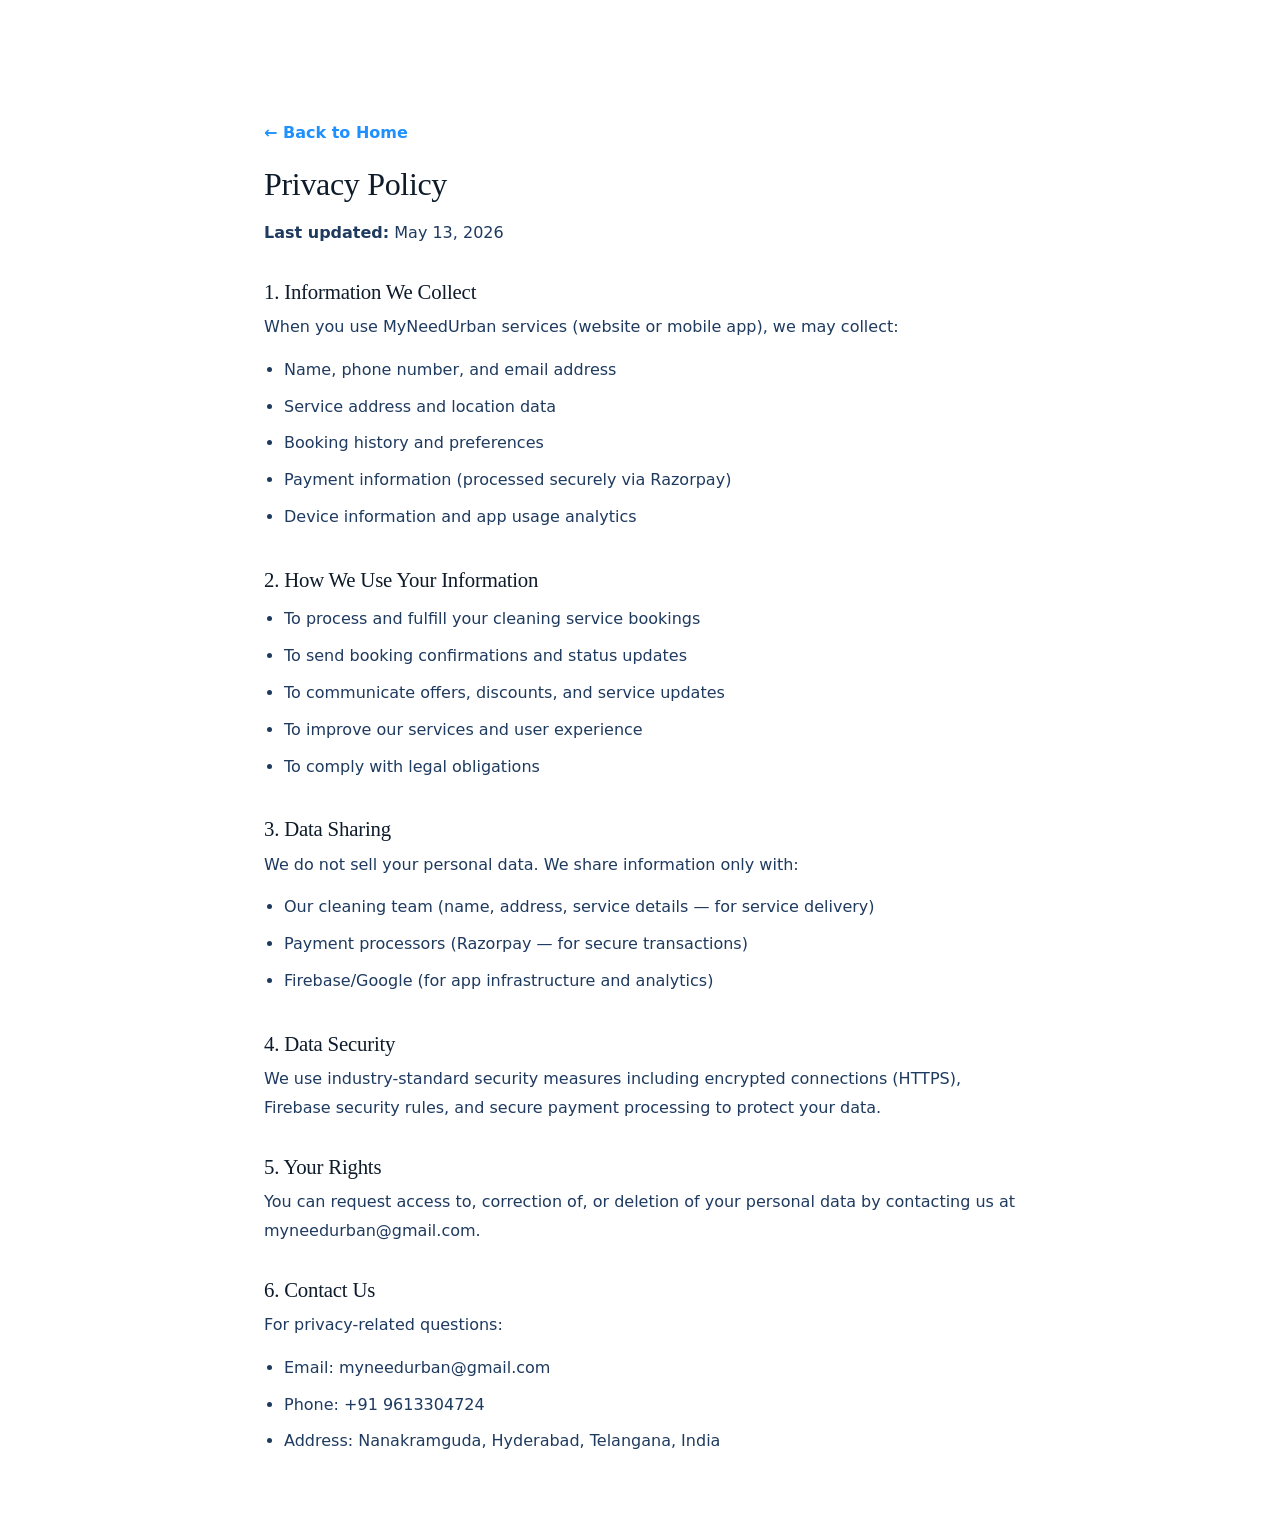
<file: pages/privacy.html>
<!DOCTYPE html>
<html lang="en">
<head>
  <meta charset="UTF-8" />
  <!-- Security: only scripts from this site, Firebase (gstatic) and Google reCAPTCHA may run. Injected script tags and inline event handlers are blocked. See SECURITY.md. -->
  <meta http-equiv="Content-Security-Policy" content="default-src 'self'; script-src 'self' https://www.gstatic.com https://www.google.com/recaptcha/; style-src 'self' 'unsafe-inline' https://fonts.googleapis.com https://cdnjs.cloudflare.com; font-src 'self' data: https://fonts.gstatic.com https://cdnjs.cloudflare.com; img-src 'self' data: blob: https:; connect-src 'self' https://*.googleapis.com https://www.google.com https://www.gstatic.com; frame-src https://www.google.com https://recaptcha.google.com https://myneedurban-ec1c9.firebaseapp.com; worker-src 'self'; manifest-src 'self'; media-src 'self'; object-src 'none'; base-uri 'self'; form-action 'self'; upgrade-insecure-requests" />
  <meta name="referrer" content="strict-origin-when-cross-origin" />
  <meta name="viewport" content="width=device-width, initial-scale=1.0" />
  <title>Privacy Policy — MyNeedUrban Cleaning Services</title>
  <link rel="icon" type="image/png" href="../assets/favicon/MyNeedUrban_favicon_v3.png" />
  <link rel="preconnect" href="https://fonts.googleapis.com" />
  <link rel="preconnect" href="https://fonts.gstatic.com" crossorigin />
  <link href="https://fonts.googleapis.com/css2?family=Plus+Jakarta+Sans:wght@400;500;600;700;800&display=swap" rel="stylesheet" />
  <link rel="stylesheet" href="../css/style.css" />
  <style>
    .legal-page { max-width: 800px; margin: 0 auto; padding: 120px 24px 80px; }
    .legal-page h1 { font-size: 2rem; margin-bottom: 1rem; }
    .legal-page h2 { font-size: 1.3rem; margin-top: 2rem; }
    .legal-page p, .legal-page li { color: var(--ink-700); line-height: 1.8; }
    .legal-page ul { padding-left: 20px; list-style: disc; }
    .legal-page ul li { padding: 4px 0; }
    .back-link { display: inline-block; margin-bottom: 20px; color: var(--blue-500); font-weight: 600; }
  </style>
</head>
<body>
  <div class="legal-page">
    <a href="../index.html" class="back-link">&larr; Back to Home</a>
    <h1>Privacy Policy</h1>
    <p><strong>Last updated:</strong> May 13, 2026</p>

    <h2>1. Information We Collect</h2>
    <p>When you use MyNeedUrban services (website or mobile app), we may collect:</p>
    <ul>
      <li>Name, phone number, and email address</li>
      <li>Service address and location data</li>
      <li>Booking history and preferences</li>
      <li>Payment information (processed securely via Razorpay)</li>
      <li>Device information and app usage analytics</li>
    </ul>

    <h2>2. How We Use Your Information</h2>
    <ul>
      <li>To process and fulfill your cleaning service bookings</li>
      <li>To send booking confirmations and status updates</li>
      <li>To communicate offers, discounts, and service updates</li>
      <li>To improve our services and user experience</li>
      <li>To comply with legal obligations</li>
    </ul>

    <h2>3. Data Sharing</h2>
    <p>We do not sell your personal data. We share information only with:</p>
    <ul>
      <li>Our cleaning team (name, address, service details — for service delivery)</li>
      <li>Payment processors (Razorpay — for secure transactions)</li>
      <li>Firebase/Google (for app infrastructure and analytics)</li>
    </ul>

    <h2>4. Data Security</h2>
    <p>We use industry-standard security measures including encrypted connections (HTTPS), Firebase security rules, and secure payment processing to protect your data.</p>

    <h2>5. Your Rights</h2>
    <p>You can request access to, correction of, or deletion of your personal data by contacting us at <a href="mailto:myneedurban@gmail.com">myneedurban@gmail.com</a>.</p>

    <h2>6. Contact Us</h2>
    <p>For privacy-related questions:</p>
    <ul>
      <li>Email: <a href="mailto:myneedurban@gmail.com">myneedurban@gmail.com</a></li>
      <li>Phone: <a href="tel:+919613304724">+91 9613304724</a></li>
      <li>Address: Nanakramguda, Hyderabad, Telangana, India</li>
    </ul>
  </div>
</body>
</html>
</file>
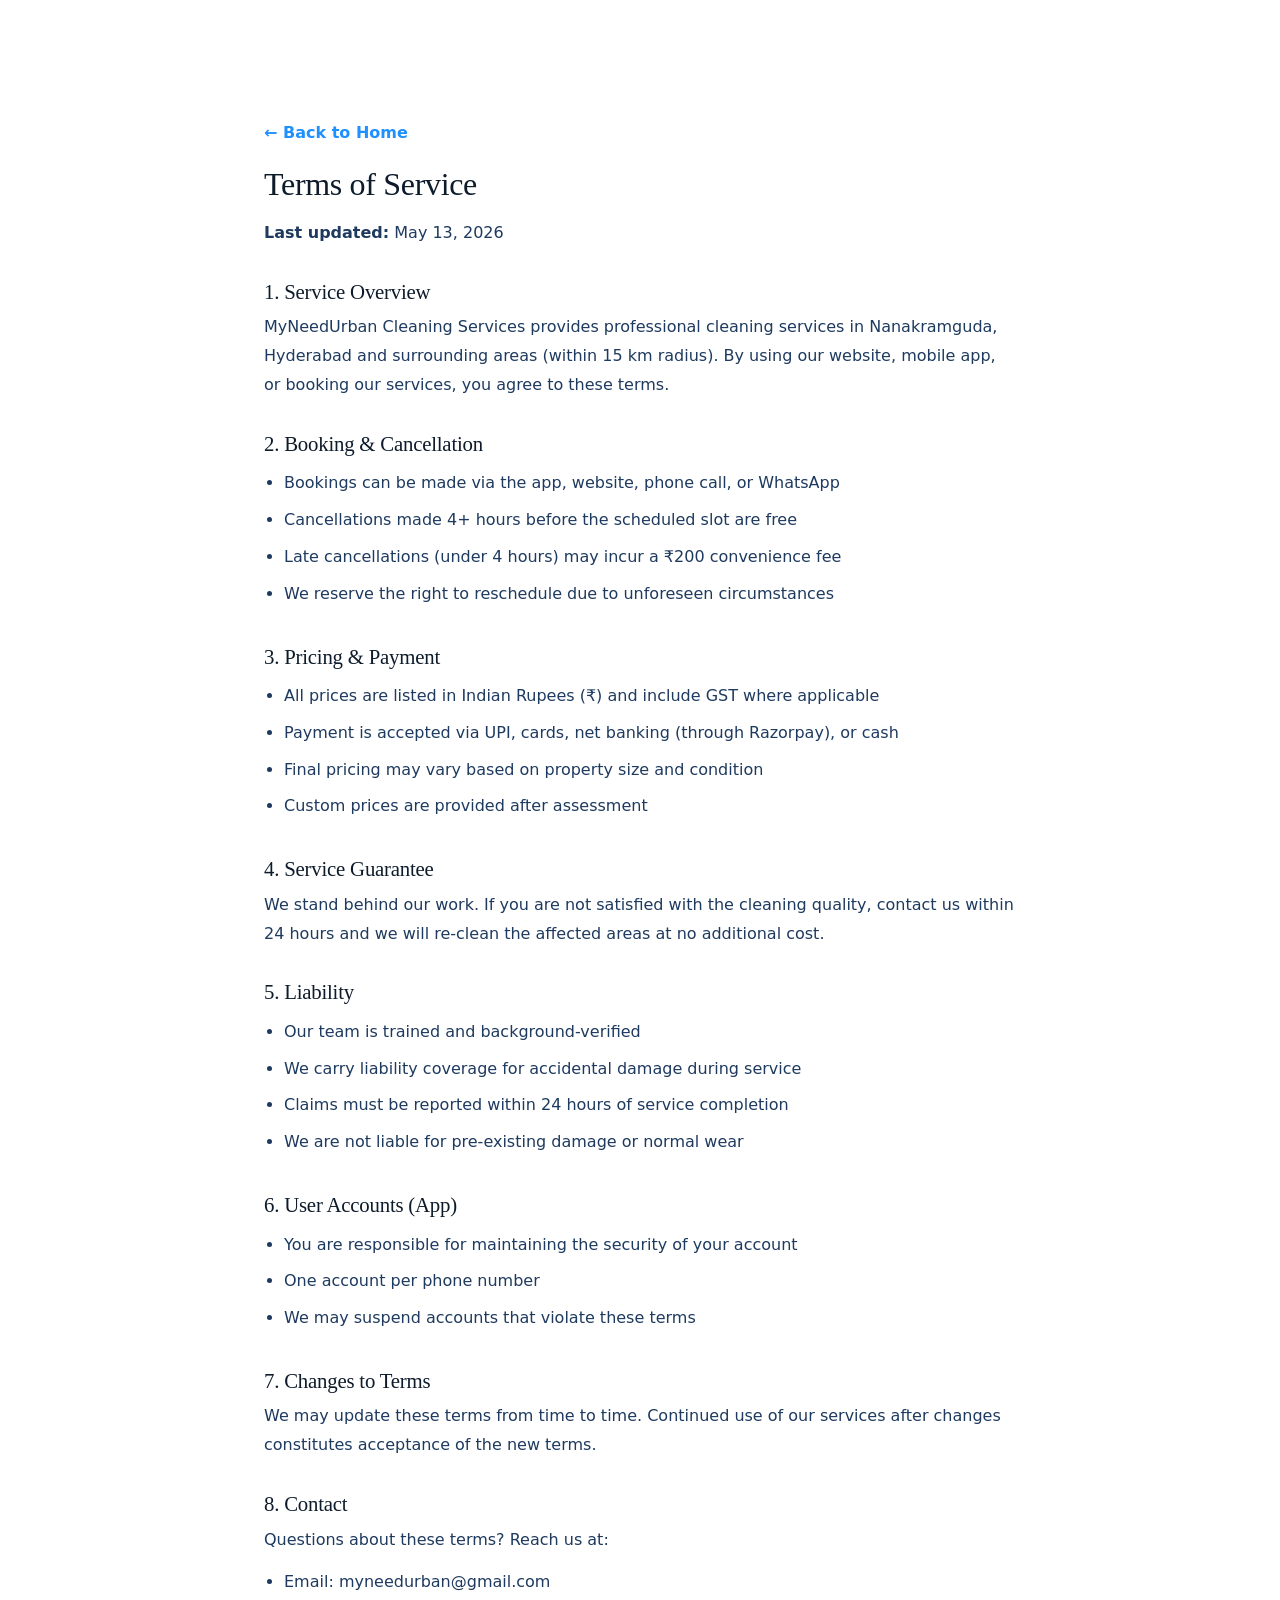
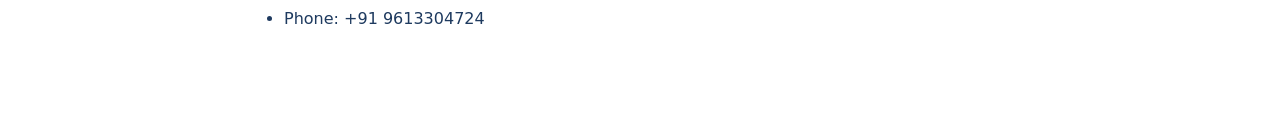
<file: pages/terms.html>
<!DOCTYPE html>
<html lang="en">
<head>
  <meta charset="UTF-8" />
  <!-- Security: only scripts from this site, Firebase (gstatic) and Google reCAPTCHA may run. Injected script tags and inline event handlers are blocked. See SECURITY.md. -->
  <meta http-equiv="Content-Security-Policy" content="default-src 'self'; script-src 'self' https://www.gstatic.com https://www.google.com/recaptcha/; style-src 'self' 'unsafe-inline' https://fonts.googleapis.com https://cdnjs.cloudflare.com; font-src 'self' data: https://fonts.gstatic.com https://cdnjs.cloudflare.com; img-src 'self' data: blob: https:; connect-src 'self' https://*.googleapis.com https://www.google.com https://www.gstatic.com; frame-src https://www.google.com https://recaptcha.google.com https://myneedurban-ec1c9.firebaseapp.com; worker-src 'self'; manifest-src 'self'; media-src 'self'; object-src 'none'; base-uri 'self'; form-action 'self'; upgrade-insecure-requests" />
  <meta name="referrer" content="strict-origin-when-cross-origin" />
  <meta name="viewport" content="width=device-width, initial-scale=1.0" />
  <title>Terms of Service — MyNeedUrban Cleaning Services</title>
  <link rel="icon" type="image/png" href="../assets/favicon/MyNeedUrban_favicon_v3.png" />
  <link rel="preconnect" href="https://fonts.googleapis.com" />
  <link rel="preconnect" href="https://fonts.gstatic.com" crossorigin />
  <link href="https://fonts.googleapis.com/css2?family=Plus+Jakarta+Sans:wght@400;500;600;700;800&display=swap" rel="stylesheet" />
  <link rel="stylesheet" href="../css/style.css" />
  <style>
    .legal-page { max-width: 800px; margin: 0 auto; padding: 120px 24px 80px; }
    .legal-page h1 { font-size: 2rem; margin-bottom: 1rem; }
    .legal-page h2 { font-size: 1.3rem; margin-top: 2rem; }
    .legal-page p, .legal-page li { color: var(--ink-700); line-height: 1.8; }
    .legal-page ul { padding-left: 20px; list-style: disc; }
    .legal-page ul li { padding: 4px 0; }
    .back-link { display: inline-block; margin-bottom: 20px; color: var(--blue-500); font-weight: 600; }
  </style>
</head>
<body>
  <div class="legal-page">
    <a href="../index.html" class="back-link">&larr; Back to Home</a>
    <h1>Terms of Service</h1>
    <p><strong>Last updated:</strong> May 13, 2026</p>

    <h2>1. Service Overview</h2>
    <p>MyNeedUrban Cleaning Services provides professional cleaning services in Nanakramguda, Hyderabad and surrounding areas (within 15 km radius). By using our website, mobile app, or booking our services, you agree to these terms.</p>

    <h2>2. Booking & Cancellation</h2>
    <ul>
      <li>Bookings can be made via the app, website, phone call, or WhatsApp</li>
      <li>Cancellations made 4+ hours before the scheduled slot are free</li>
      <li>Late cancellations (under 4 hours) may incur a ₹200 convenience fee</li>
      <li>We reserve the right to reschedule due to unforeseen circumstances</li>
    </ul>

    <h2>3. Pricing & Payment</h2>
    <ul>
      <li>All prices are listed in Indian Rupees (₹) and include GST where applicable</li>
      <li>Payment is accepted via UPI, cards, net banking (through Razorpay), or cash</li>
      <li>Final pricing may vary based on property size and condition</li>
      <li>Custom prices are provided after assessment</li>
    </ul>

    <h2>4. Service Guarantee</h2>
    <p>We stand behind our work. If you are not satisfied with the cleaning quality, contact us within 24 hours and we will re-clean the affected areas at no additional cost.</p>

    <h2>5. Liability</h2>
    <ul>
      <li>Our team is trained and background-verified</li>
      <li>We carry liability coverage for accidental damage during service</li>
      <li>Claims must be reported within 24 hours of service completion</li>
      <li>We are not liable for pre-existing damage or normal wear</li>
    </ul>

    <h2>6. User Accounts (App)</h2>
    <ul>
      <li>You are responsible for maintaining the security of your account</li>
      <li>One account per phone number</li>
      <li>We may suspend accounts that violate these terms</li>
    </ul>

    <h2>7. Changes to Terms</h2>
    <p>We may update these terms from time to time. Continued use of our services after changes constitutes acceptance of the new terms.</p>

    <h2>8. Contact</h2>
    <p>Questions about these terms? Reach us at:</p>
    <ul>
      <li>Email: <a href="mailto:myneedurban@gmail.com">myneedurban@gmail.com</a></li>
      <li>Phone: <a href="tel:+919613304724">+91 9613304724</a></li>
    </ul>
  </div>
</body>
</html>
</file>
<file: css/style.css>
/* ===========================
   MyNeedUrban — style.css
   Brand theme: Navy · Electric Blue · Orange
   =========================== */

:root {
  /* ── Brand palette (from logo) ── */
  --navy-950:  #0a1120;   /* deepest bg */
  --navy-900:  #0d1b2a;   /* header / footer bg */
  --navy-800:  #112236;   /* card bg dark */
  --navy-700:  #1a3048;   /* borders dark */
  --blue-600:  #1565c0;   /* deep blue */
  --blue-500:  #1e90ff;   /* primary blue */
  --blue-400:  #38b6ff;   /* lighter blue */
  --blue-100:  #dbeeff;   /* blue tint bg */
  --orange-600:#e05a00;   /* deep orange */
  --orange-500:#f97316;   /* primary orange */
  --orange-400:#fb923c;   /* lighter orange */
  --orange-100:#fff0e0;   /* orange tint bg */

  /* ── Neutrals ── */
  --ink-900:   #0d1b2a;
  --ink-700:   #1e3a5f;
  --muted:     #64748b;
  --line:      #e2e8f0;
  --surface:   #f4f8ff;   /* light page bg with blue tint */
  --white:     #ffffff;

  /* ── Gradients ── */
  --grad-primary:  linear-gradient(135deg, #1e90ff 0%, #38b6ff 50%, #f97316 100%);
  --grad-blue:     linear-gradient(135deg, #1565c0 0%, #1e90ff 100%);
  --grad-orange:   linear-gradient(135deg, #e05a00 0%, #f97316 100%);
  --grad-hero:     linear-gradient(160deg, #0a1120 0%, #0d1b2a 60%, #112236 100%);
  --grad-soft:     linear-gradient(180deg, #f4f8ff 0%, #eef4ff 100%);

  /* ── Shadows ── */
  --shadow-sm: 0 6px 16px rgba(13, 27, 42, 0.08);
  --shadow-md: 0 16px 40px rgba(13, 27, 42, 0.12);
  --shadow-lg: 0 30px 70px rgba(30, 144, 255, 0.18);
  --shadow-orange: 0 12px 30px rgba(249, 115, 22, 0.35);

  /* ── Radii ── */
  --radius-sm: 12px;
  --radius-md: 18px;
  --radius-lg: 26px;
}

* { box-sizing: border-box; }
html { scroll-behavior: smooth; }
body {
  margin: 0;
  font-family: 'Plus Jakarta Sans', system-ui, -apple-system, sans-serif;
  color: var(--ink-900);
  background: var(--white);
  line-height: 1.65;
  -webkit-font-smoothing: antialiased;
}
img { max-width: 100%; display: block; }
a { color: inherit; text-decoration: none; }
ul { padding: 0; margin: 0; list-style: none; }

.container { width: min(1180px, 92%); margin: 0 auto; }

h1, h2, h3, h4 {
  font-family: 'DM Serif Display', serif;
  font-weight: 400;
  letter-spacing: -0.01em;
  line-height: 1.15;
  color: var(--ink-900);
  margin: 0 0 .6rem;
}
h1 { font-size: clamp(2.2rem, 5vw, 3.75rem); }
h2 { font-size: clamp(1.7rem, 3.6vw, 2.6rem); }
h3 { font-size: 1.25rem; }
h4 { font-size: 1.05rem; }
p { margin: 0 0 .6rem; color: var(--ink-700); }

.accent {
  background: var(--grad-primary);
  -webkit-background-clip: text;
  background-clip: text;
  -webkit-text-fill-color: transparent;
}
.eyebrow {
  display: inline-flex; align-items: center; gap: 8px;
  background: var(--blue-100); color: var(--blue-600);
  font-weight: 700; font-size: .78rem; letter-spacing: .08em;
  text-transform: uppercase;
  padding: 6px 12px; border-radius: 999px;
}

/* Buttons */
.btn {
  display: inline-flex; align-items: center; justify-content: center; gap: 8px;
  font-family: inherit; font-weight: 700; font-size: .95rem;
  padding: 12px 22px; border-radius: 999px; cursor: pointer;
  border: 2px solid transparent; transition: transform .2s ease, box-shadow .2s ease, background .2s;
  white-space: nowrap;
}
.btn-lg { padding: 15px 28px; font-size: 1rem; }
.btn-primary {
  background: var(--grad-blue); color: #fff;
  box-shadow: 0 12px 30px rgba(30, 144, 255, 0.35);
}
.btn-primary:hover { transform: translateY(-2px); box-shadow: 0 16px 40px rgba(30, 144, 255, 0.55); }
.btn-outline {
  background: #fff; color: var(--ink-900); border-color: var(--line);
}
.btn-outline:hover { border-color: var(--blue-500); color: var(--blue-600); }
.btn-ghost { background: transparent; color: var(--ink-900); }
.btn-ghost:hover { color: var(--blue-500); }
.w-100 { width: 100%; }

/* Section base */
.section { padding: 96px 0; }
.section-alt { background: var(--grad-soft); }
.section-head { max-width: 720px; margin: 0 auto 50px; text-align: center; }
.section-head p { color: var(--muted); }

/* Hero section overrides btn-primary to orange for main CTA */
.hero .btn-primary {
  background: var(--grad-orange);
  box-shadow: var(--shadow-orange);
}
.hero .btn-primary:hover {
  box-shadow: 0 16px 40px rgba(249, 115, 22, 0.55);
}

/* ===== Header ===== */
.site-header {
  position: sticky; top: 0; z-index: 50;
  background: rgba(13, 27, 42, 0.92);
  backdrop-filter: saturate(180%) blur(14px);
  border-bottom: 1px solid rgba(30, 144, 255, 0.15);
  transition: box-shadow .2s, background .2s;
}
.site-header.scrolled { box-shadow: 0 4px 24px rgba(13, 27, 42, 0.5); }
.header-inner {
  display: flex; align-items: center; justify-content: space-between;
  padding: 14px 0; gap: 20px;
}
.brand { display: inline-flex; align-items: center; gap: 10px; }
.brand-logo {
  width: 44px; height: 44px; border-radius: 12px;
  object-fit: contain;
}
.brand-text { display: flex; flex-direction: column; line-height: 1.05; }
.brand-text strong { font-size: 1.02rem; font-weight: 800; color: #fff; }
.brand-text small { font-size: .72rem; color: var(--blue-400); letter-spacing: .04em; text-transform: uppercase; }

.nav { display: flex; gap: 22px; }
.nav a {
  font-weight: 600; font-size: .95rem; color: #cbd5e1;
  position: relative; padding: 4px 0;
}
.nav a:hover, .nav a.active { color: var(--blue-400); }
.nav a::after {
  content: ""; position: absolute; bottom: -4px; left: 0;
  width: 0; height: 2px; background: var(--grad-primary);
  transition: width .25s;
}
.nav a:hover::after, .nav a.active::after { width: 100%; }

.header-cta { display: flex; align-items: center; gap: 8px; }
.header-cta .btn-ghost { color: #cbd5e1; }
.header-cta .btn-ghost:hover { color: var(--blue-400); }
.nav-toggle {
  display: none;
  border: 1px solid rgba(30, 144, 255, 0.3); background: rgba(30, 144, 255, 0.1);
  width: 42px; height: 42px; border-radius: 12px;
  font-size: 1.1rem; color: #fff; cursor: pointer;
}

/* ===== Hero ===== */
.hero {
  position: relative; padding: 100px 0 90px;
  background: var(--grad-hero); overflow: hidden;
}
.hero h1, .hero h2, .hero h3, .hero h4 { color: #fff; }
.hero-bg {
  position: absolute; inset: 0; pointer-events: none; z-index: 0;
  background:
    radial-gradient(600px circle at 5% 30%, rgba(30, 144, 255, 0.22), transparent 60%),
    radial-gradient(400px circle at 95% 70%, rgba(249, 115, 22, 0.18), transparent 60%),
    radial-gradient(300px circle at 50% 100%, rgba(30, 144, 255, 0.12), transparent 60%);
}
.hero-grid {
  position: relative; z-index: 1;
  display: grid; grid-template-columns: 1.1fr 1fr; gap: 50px; align-items: center;
}
.hero-copy .eyebrow {
  background: rgba(30, 144, 255, 0.18); color: var(--blue-400);
  border: 1px solid rgba(30, 144, 255, 0.3);
}
.hero-copy .lead { color: #94a3b8; font-size: 1.1rem; max-width: 560px; margin: .8rem 0 1.4rem; }
.hero-ctas { display: flex; flex-wrap: wrap; gap: 12px; margin-bottom: 22px; }
.hero-ctas .btn-outline {
  background: rgba(255,255,255,0.06); color: #fff;
  border-color: rgba(255,255,255,0.25);
}
.hero-ctas .btn-outline:hover {
  background: rgba(30, 144, 255, 0.15); border-color: var(--blue-400); color: var(--blue-400);
}

.trust-strip {
  display: flex; flex-wrap: wrap; gap: 18px 22px;
  color: #94a3b8; font-weight: 600; font-size: .9rem;
}
.trust-strip i { color: var(--orange-400); margin-right: 6px; }

/* Hero art */
.hero-art { position: relative; min-height: 460px; }
.hero-card {
  position: absolute; border-radius: var(--radius-lg);
  overflow: hidden; box-shadow: var(--shadow-lg);
  border: 4px solid rgba(30, 144, 255, 0.3);
}
.hero-card img { width: 100%; height: 100%; object-fit: cover; }
.hc-1 { top: 0; left: 10%; width: 72%; aspect-ratio: 4/3; transform: rotate(-3deg); }
.hc-2 { bottom: 0; right: 0; width: 52%; aspect-ratio: 1/1; transform: rotate(4deg); }
.float-badge {
  position: absolute; bottom: 30px; left: -10px;
  display: flex; align-items: center; gap: 12px;
  background: var(--navy-800); padding: 12px 16px; border-radius: 16px;
  box-shadow: var(--shadow-md);
  border: 1px solid rgba(30, 144, 255, 0.25); z-index: 2;
}
.float-badge .fb-icon {
  width: 42px; height: 42px; border-radius: 12px;
  background: var(--grad-orange); color: #fff;
  display: inline-flex; align-items: center; justify-content: center;
  font-size: 1.1rem;
}
.float-badge strong { display: block; font-family: 'DM Serif Display', serif; font-size: 1.3rem; color: #fff; }
.float-badge small { color: var(--blue-400); font-size: .8rem; }

/* ===== About ===== */
.about-grid {
  display: grid; grid-template-columns: 1fr 1.1fr; gap: 60px; align-items: center;
}
.about-img { position: relative; }
.about-img img {
  border-radius: var(--radius-lg); aspect-ratio: 4/3; object-fit: cover;
  box-shadow: var(--shadow-md);
}
.about-img .stat-card {
  position: absolute; bottom: -20px; right: -20px;
  background: var(--navy-900); padding: 18px 22px; border-radius: 16px;
  box-shadow: var(--shadow-md); text-align: center;
  border: 1px solid rgba(30, 144, 255, 0.25);
}
.stat-card strong { display: block; font-family: 'DM Serif Display', serif; font-size: 1.6rem; color: var(--blue-400); }
.stat-card small { color: #94a3b8; }
.check-list { margin: 1rem 0 1.5rem; }
.check-list li { padding: 6px 0; color: var(--ink-700); }
.check-list i { color: var(--blue-500); margin-right: 8px; }

/* ===== Services ===== */
.services-grid {
  display: grid; gap: 22px;
  grid-template-columns: repeat(auto-fill, minmax(260px, 1fr));
}
.service-card {
  background: #fff; border: 1px solid var(--line);
  border-radius: var(--radius-md); padding: 26px;
  transition: transform .25s ease, box-shadow .25s ease, border-color .25s;
  position: relative; overflow: hidden;
}
.service-card::before {
  content: ""; position: absolute; inset: 0;
  background: var(--grad-blue); opacity: 0;
  transition: opacity .3s; z-index: 0;
}
.service-card > * { position: relative; z-index: 1; }
.service-card:hover {
  transform: translateY(-6px);
  box-shadow: var(--shadow-lg);
  border-color: var(--blue-400);
}
.service-card:hover::before { opacity: 0.05; }
.svc-icon {
  width: 54px; height: 54px; border-radius: 14px;
  background: var(--blue-100); color: var(--blue-600);
  display: inline-flex; align-items: center; justify-content: center;
  font-size: 1.3rem; margin-bottom: 14px;
  transition: transform .3s;
}
.service-card:hover .svc-icon {
  background: var(--grad-blue); color: #fff; transform: scale(1.06);
}
.service-card h3 { font-family: 'Plus Jakarta Sans', sans-serif; font-weight: 700; font-size: 1.15rem; }
.service-card p { color: var(--muted); font-size: .94rem; }
.price-tag {
  display: inline-block; margin-top: 8px;
  background: var(--orange-100); color: var(--orange-600);
  font-weight: 700; font-size: .85rem; padding: 4px 12px; border-radius: 999px;
}

/* ===== Pricing ===== */
.price-grid {
  display: grid; gap: 22px;
  grid-template-columns: repeat(auto-fit, minmax(280px, 1fr));
  max-width: 1050px; margin: 0 auto;
}
.price-card {
  background: #fff; border: 1px solid var(--line);
  border-radius: var(--radius-lg); padding: 34px 28px;
  position: relative; transition: transform .25s, box-shadow .25s;
}
.price-card:hover { transform: translateY(-6px); box-shadow: var(--shadow-md); }
.price-card h3 { font-family: 'Plus Jakarta Sans', sans-serif; font-weight: 700; font-size: 1.15rem; color: var(--blue-600); }
.price { display: flex; align-items: baseline; gap: 4px; margin: 8px 0 18px; }
.price .cur { font-size: 1.2rem; font-weight: 600; color: var(--ink-700); }
.price .num { font-family: 'DM Serif Display', serif; font-size: 2.8rem; color: var(--ink-900); }
.price .per { color: var(--muted); font-size: .9rem; margin-left: 4px; }
.price-card ul { margin: 0 0 22px; }
.price-card li { padding: 6px 0; color: var(--ink-700); font-size: .95rem; }
.price-card li i { color: var(--blue-500); margin-right: 8px; }
.price-card.featured {
  border-color: var(--blue-500);
  box-shadow: 0 20px 50px rgba(30, 144, 255, 0.2);
  transform: translateY(-10px);
}
.price-card.featured .price .num { color: var(--blue-600); }
.ribbon {
  position: absolute; top: 16px; right: 16px;
  background: var(--grad-orange); color: #fff;
  font-size: .72rem; font-weight: 700; letter-spacing: .06em;
  padding: 5px 11px; border-radius: 999px;
  text-transform: uppercase;
}

/* ===== Why Choose Us ===== */
.why-grid {
  display: grid; gap: 20px;
  grid-template-columns: repeat(auto-fit, minmax(220px, 1fr));
}
.why-card {
  background: #fff; border: 1px solid var(--line);
  border-radius: var(--radius-md); padding: 24px;
  text-align: center; transition: transform .25s, box-shadow .25s, border-color .25s;
}
.why-card:hover { transform: translateY(-4px); box-shadow: var(--shadow-md); border-color: var(--blue-400); }
.why-card i {
  width: 52px; height: 52px; border-radius: 14px;
  background: var(--blue-100); color: var(--blue-600);
  display: inline-flex; align-items: center; justify-content: center;
  font-size: 1.2rem; margin-bottom: 10px;
}
.why-card:hover i { background: var(--grad-blue); color: #fff; }
.why-card h4 { font-family: 'Plus Jakarta Sans', sans-serif; font-weight: 700; margin: 4px 0 6px; }
.why-card p { color: var(--muted); font-size: .92rem; margin: 0; }

/* ===== Before / After Gallery ===== */
.ba-grid {
  display: grid; gap: 24px;
  grid-template-columns: repeat(auto-fit, minmax(320px, 1fr));
}
.ba {
  position: relative; border-radius: var(--radius-lg);
  overflow: hidden; aspect-ratio: 4/3;
  box-shadow: var(--shadow-md); user-select: none;
  cursor: ew-resize; background: #111;
}
.ba img { width: 100%; height: 100%; object-fit: cover; display: block; }
.ba-after { position: absolute; inset: 0; }
.ba-before-wrap {
  position: absolute; inset: 0; width: 50%;
  overflow: hidden; border-right: 3px solid #fff;
  box-shadow: 2px 0 10px rgba(0,0,0,0.2);
  transition: width 0s;
}
.ba-before { width: 100%; height: 100%; }
.ba-before-wrap img {
  width: calc(100% * (100vw / 100)); /* will be overridden by JS */
}
.ba-handle {
  position: absolute; top: 50%; left: 50%;
  transform: translate(-50%, -50%);
  width: 44px; height: 44px; border-radius: 50%;
  background: var(--navy-900); color: var(--blue-400);
  display: flex; align-items: center; justify-content: center;
  box-shadow: 0 10px 24px rgba(0,0,0,0.4);
  pointer-events: none; font-size: 1rem;
  border: 2px solid rgba(30, 144, 255, 0.4);
}
.ba-tag {
  position: absolute; top: 14px;
  padding: 5px 12px; border-radius: 999px;
  font-size: .72rem; font-weight: 700; letter-spacing: .06em;
  text-transform: uppercase; color: #fff;
  backdrop-filter: blur(4px);
}
.ba-tag.left { left: 14px; background: rgba(239, 68, 68, 0.9); }
.ba-tag.right { right: 14px; background: rgba(34, 197, 94, 0.9); }

/* ===== Team ===== */
.team-grid {
  display: grid; gap: 22px;
  grid-template-columns: repeat(auto-fit, minmax(220px, 1fr));
}
.team-card {
  background: #fff; border: 1px solid var(--line);
  border-radius: var(--radius-md); overflow: hidden;
  text-align: center; padding-bottom: 22px;
  transition: transform .25s, box-shadow .25s, border-color .25s;
}
.team-card:hover { transform: translateY(-4px); box-shadow: var(--shadow-md); border-color: var(--blue-400); }
.team-avatar-placeholder {
  width: 100%; aspect-ratio: 1/1;
  background: linear-gradient(135deg, var(--navy-800) 0%, var(--navy-700) 100%);
  display: flex; align-items: center; justify-content: center;
  font-family: 'DM Serif Display', serif;
  font-size: 3.5rem; color: var(--blue-400);
  letter-spacing: .04em;
  border-bottom: 3px solid var(--blue-500);
}
.team-card h4 {
  font-family: 'Plus Jakarta Sans', sans-serif; font-weight: 700;
  margin: 16px 0 4px; color: var(--ink-900);
}
.team-card small { color: var(--muted); font-size: .82rem; }

/* ===== Reviews Marquee ===== */
.reviews-section { overflow: hidden; padding-bottom: 96px; }

.marquee-wrap {
  overflow: hidden;
  /* fade edges */
  -webkit-mask-image: linear-gradient(to right, transparent 0%, black 8%, black 92%, transparent 100%);
  mask-image: linear-gradient(to right, transparent 0%, black 8%, black 92%, transparent 100%);
}

.marquee {
  display: flex;
  gap: 20px;
  width: max-content;
  will-change: transform;
}

/* Row 1: right → left */
.marquee--left  { animation: scroll-left  55s linear infinite; }
/* Row 2: left → right */
.marquee--right { animation: scroll-right 55s linear infinite; }

/* Pause on hover */
.marquee-wrap:hover .marquee { animation-play-state: paused; }

@keyframes scroll-left {
  0%   { transform: translateX(0); }
  100% { transform: translateX(-50%); }
}
@keyframes scroll-right {
  0%   { transform: translateX(-50%); }
  100% { transform: translateX(0); }
}

/* Review card */
.rcard {
  background: #fff;
  border: 1px solid var(--line);
  border-radius: var(--radius-md);
  padding: 22px 24px;
  width: 320px;
  flex-shrink: 0;
  box-shadow: var(--shadow-sm);
  transition: box-shadow .25s, border-color .25s, transform .25s;
}
.rcard:hover {
  box-shadow: var(--shadow-md);
  border-color: var(--blue-400);
  transform: translateY(-3px);
}
.rcard-top {
  display: flex; align-items: center; gap: 12px;
  margin-bottom: 10px;
}
.ravatar {
  width: 42px; height: 42px; border-radius: 50%; flex-shrink: 0;
  background: var(--grad-blue); color: #fff;
  display: flex; align-items: center; justify-content: center;
  font-weight: 700; font-size: .85rem;
}
.rcard-top > div:nth-child(2) { flex: 1; }
.rcard-top strong { display: block; font-size: .95rem; color: var(--ink-900); }
.rcard-top small  { color: var(--muted); font-size: .78rem; }
.g-logo { width: 18px; height: 18px; margin-left: auto; flex-shrink: 0; }

.rcard .stars { display: flex; align-items: center; gap: 2px; margin-bottom: 10px; }
.rcard .stars i { color: var(--orange-500); font-size: .85rem; }
.rdate { margin-left: 8px; font-size: .78rem; color: var(--muted); font-weight: 500; }

.rcard p {
  color: var(--ink-700); font-size: .9rem; line-height: 1.55;
  margin: 0;
  display: -webkit-box;
  -webkit-line-clamp: 4;
  -webkit-box-orient: vertical;
  overflow: hidden;
}

/* ===== FAQ ===== */
.faq { max-width: 800px; margin: 0 auto; }
.faq details {
  background: #fff; border: 1px solid var(--line);
  border-radius: var(--radius-sm); padding: 18px 22px;
  margin-bottom: 12px; transition: box-shadow .2s, border-color .2s;
}
.faq details[open] { box-shadow: var(--shadow-sm); border-color: var(--blue-500); }
.faq summary {
  font-weight: 700; cursor: pointer; list-style: none;
  display: flex; align-items: center; justify-content: space-between;
  color: var(--ink-900);
}
.faq summary::-webkit-details-marker { display: none; }
.faq summary::after {
  content: "+"; font-size: 1.4rem; color: var(--blue-500);
  transition: transform .25s;
}
.faq details[open] summary::after { content: "−"; color: var(--orange-500); }
.faq p { margin-top: 10px; color: var(--muted); }

/* ===== Contact ===== */
.contact-grid {
  display: grid; grid-template-columns: 1fr 1.1fr;
  gap: 50px; align-items: start;
}
.contact-copy .lead { color: var(--muted); }
.contact-list { margin-top: 20px; }
.contact-list li {
  padding: 8px 0; color: var(--ink-700); font-weight: 500;
}
.contact-list i {
  color: var(--blue-500); margin-right: 10px;
  width: 18px; text-align: center;
}
.contact-list a:hover { color: var(--blue-600); }

.contact-form {
  background: #fff; border: 1px solid var(--line);
  border-radius: var(--radius-lg); padding: 30px;
  box-shadow: var(--shadow-md);
}
.field { margin-bottom: 14px; }
.field label {
  display: block; font-weight: 600; font-size: .88rem;
  margin-bottom: 6px; color: var(--ink-700);
}
.field input, .field select, .field textarea {
  width: 100%; font-family: inherit; font-size: .95rem;
  padding: 12px 14px; border: 1.5px solid var(--line);
  border-radius: var(--radius-sm); color: var(--ink-900);
  background: #fff; transition: border-color .2s, box-shadow .2s;
}
.field input:focus, .field select:focus, .field textarea:focus {
  outline: none; border-color: var(--blue-500);
  box-shadow: 0 0 0 4px rgba(30, 144, 255, 0.12);
}
.row-2 { display: grid; grid-template-columns: 1fr 1fr; gap: 12px; }
.form-note { margin-top: 10px; font-size: .9rem; color: var(--blue-600); min-height: 1.2em; }

.map-wrap {
  margin-top: 50px; border-radius: var(--radius-lg);
  overflow: hidden; box-shadow: var(--shadow-md);
  border: 1px solid var(--line);
}
.map-wrap iframe {
  width: 100%; height: 380px; border: 0; display: block;
}

/* ===== Footer ===== */
.footer {
  background: var(--navy-950); color: #94a3b8;
  padding: 70px 0 24px; margin-top: 40px;
  border-top: 1px solid rgba(30, 144, 255, 0.15);
}
.footer-grid {
  display: grid; gap: 40px;
  grid-template-columns: 1.4fr repeat(3, 1fr);
  padding-bottom: 40px;
  border-bottom: 1px solid rgba(255,255,255,0.06);
}
.footer h5 {
  font-family: 'Plus Jakarta Sans', sans-serif;
  color: #fff; font-weight: 700; font-size: 1rem;
  margin-bottom: 14px;
}
.footer ul li {
  padding: 6px 0; font-size: .94rem;
}
.footer a { color: #94a3b8; }
.footer a:hover { color: var(--blue-400); }
.footer i { color: var(--blue-400); margin-right: 8px; }
.brand-dark .brand-text strong { color: #fff; }
.brand-dark .brand-text small { color: var(--blue-400); }
.footer-about { color: #64748b; margin: 14px 0; font-size: .94rem; max-width: 320px; }
.socials { display: flex; gap: 10px; }
.socials a {
  width: 40px; height: 40px; border-radius: 50%;
  background: rgba(30, 144, 255, 0.08); color: #94a3b8;
  border: 1px solid rgba(30, 144, 255, 0.15);
  display: inline-flex; align-items: center; justify-content: center;
  transition: background .2s, transform .2s, color .2s;
}
.socials a:hover {
  background: var(--grad-blue); color: #fff;
  border-color: transparent; transform: translateY(-2px);
}
.foot-bottom {
  display: flex; justify-content: space-between; flex-wrap: wrap; gap: 10px;
  padding-top: 22px; color: #475569; font-size: .88rem;
}
.foot-bottom a { color: #475569; }
.foot-bottom a:hover { color: var(--blue-400); }

/* ===== WhatsApp float ===== */
.wa-float {
  position: fixed; bottom: 24px; right: 24px; z-index: 60;
  width: 58px; height: 58px; border-radius: 50%;
  background: #25d366; color: #fff;
  display: flex; align-items: center; justify-content: center;
  font-size: 1.7rem; box-shadow: 0 12px 30px rgba(37, 211, 102, 0.45);
  animation: wa-pulse 2.2s infinite;
}
.wa-float:hover { transform: scale(1.06); color: #fff; }
@keyframes wa-pulse {
  0%, 100% { box-shadow: 0 12px 30px rgba(37, 211, 102, 0.45); }
  50% { box-shadow: 0 14px 40px rgba(37, 211, 102, 0.85); }
}

/* Reveal animation → moved to animations.css */

/* ===== Responsive ===== */
@media (max-width: 960px) {
  .hero-grid, .about-grid, .contact-grid {
    grid-template-columns: 1fr; gap: 40px;
  }
  .hero-art { min-height: 420px; margin-top: 10px; }
  .footer-grid { grid-template-columns: 1fr 1fr; }
}

/* ======================================
   RESPONSIVE HEADER
   The bar used to pack the brand + 7 nav links + 4 CTA buttons into a single
   white-space:nowrap row, which pushed the whole document wider than the screen.
   Measured overflow before this change: 77px at 320px, 38px at 360px, 24px at
   375px and 124px at 1024px — and up to 195px once signed in, because the
   account button renders the user's full email.

   Now only the brand, the quote CTA and the hamburger stay in the bar; the nav
   links and secondary buttons live in #headerCollapse, which becomes a drawer
   below 1100px. The old rules also did `.header-cta .btn-ghost { display:none }`
   on mobile, which silently removed Call Now and Login from every phone (and
   "Back to Home" on the account page) — those are now in the drawer instead.
   ====================================== */

/* The brand must never shrink: letting it flex meant a signed-in desktop bar
   (brand + 7 links + Call Now + Account + Install App + Quote) squeezed it
   until "MyNeedUrban" collided with the first nav link. Everything else gives
   way instead, and below the breakpoint the nav is in the drawer anyway. */
.header-inner { min-width: 0; gap: 14px; }
.brand { flex: 0 0 auto; }
.brand-text { min-width: 0; }
.brand-text strong,
.brand-text small { overflow: hidden; text-overflow: ellipsis; white-space: nowrap; }

.header-collapse {
  display: flex; align-items: center; gap: 22px;
  min-width: 0; flex: 1 1 auto; justify-content: flex-end;
}
/* Neither group may shrink below its content. Allowing the nav to shrink meant
   its links spilled out of the box and painted straight over "Call Now" — and
   because a spill does not change scrollWidth, no overflow check could see it.
   With both fixed, any future excess becomes real, measurable overflow. */
.header-collapse .nav { flex: 0 0 auto; }
.header-collapse .header-cta { flex: 0 0 auto; }

/* Full desktop bar. .container caps at min(1180px, 92%), so the header has
   1180px at ANY screen width — a 4K monitor buys nothing. With Call Now, Login/
   Account, Install App and Get a Free Quote all showing, the labelled row needs
   ~1297px, so the two secondary buttons go icon-only here and the account label
   tightens. Worst case after (signed in + Install App showing) measures 1162px
   of 1180px: brand 179 + 14 + nav 466 + 22 + cta 294 + 14 + quote 173.
   That leaves ~18px, so adding an eighth nav link will need width found here. */
@media (min-width: 1281px) {
  .header-collapse .nav { gap: 18px; }
  .header-collapse .header-cta {
    padding-left: 18px;
    border-left: 1px solid rgba(255, 255, 255, .14);
  }
  .header-collapse .hdr-compact .hdr-label { display: none; }
  .header-collapse .hdr-compact { padding: 12px 14px; }
  .header-collapse .acct-label { max-width: 9ch; }
}
.header-actions { display: flex; align-items: center; gap: 8px; flex: 0 0 auto; }

/* The account label can be an email local-part — cap it so it can never
   stretch the bar, however long the address is. */
.acct-label {
  display: inline-block; max-width: 12ch;
  overflow: hidden; text-overflow: ellipsis; white-space: nowrap; vertical-align: bottom;
}

/* Two labels for the quote CTA, swapped by available width. */
.header-quote .hq-short { display: none; }

@media (max-width: 1280px) {
  /* Absolute against .site-header (sticky, so it is a positioned ancestor).
     top:100% tracks the real bar height instead of the old hardcoded 70px. */
  .header-collapse {
    position: absolute; top: 100%; left: 0; right: 0;
    flex-direction: column; align-items: stretch; gap: 0;
    background: var(--navy-900); padding: 10px 24px 18px;
    border-top: 1px solid rgba(30, 144, 255, 0.15);
    box-shadow: var(--shadow-md);
    transform: translateY(-10px); opacity: 0; pointer-events: none;
    transition: transform .2s, opacity .2s;
    max-height: calc(100vh - 64px); overflow-y: auto;
  }
  .header-collapse.open { transform: none; opacity: 1; pointer-events: auto; }

  .nav { flex-direction: column; gap: 0; }
  .nav a { padding: 12px 0; border-bottom: 1px solid rgba(30, 144, 255, 0.1); }
  .nav a:last-child { border-bottom: 0; }

  /* Secondary buttons stack full-width inside the drawer */
  .header-collapse .header-cta {
    flex-direction: column; align-items: stretch; gap: 8px;
    margin-top: 14px; padding-top: 14px;
    border-top: 1px solid rgba(30, 144, 255, 0.12);
  }
  .header-collapse .header-cta .btn { width: 100%; justify-content: flex-start; }
  .acct-label { max-width: none; }

  .nav-toggle { display: inline-flex; align-items: center; justify-content: center; }
}

/* Narrow phones: shorten the CTA so brand + CTA + hamburger still fit 320px. */
@media (max-width: 480px) {
  .header-quote .hq-long { display: none; }
  .header-quote .hq-short { display: inline; }
  .header-quote { padding: 11px 18px; }
  .header-inner { gap: 10px; }
}

/* Below 400px the "Cleaning Services" strapline is the widest thing in the
   brand block, and keeping it forced "MyNeedUrban" to ellipsis. Drop the
   strapline so the name itself always reads in full; the ellipsis rules above
   stay as the safety net. */
@media (max-width: 400px) {
  .brand-text small { display: none; }
  .brand-logo { width: 38px; height: 38px; }
  /* .container is 92% wide; reclaim a little of that margin plus a touch of
     type size so "MyNeedUrban" reads in full at 320px instead of eliding. */
  .site-header .container { width: 96%; }
  .brand-text strong { font-size: .95rem; }
}

/* 320px (iPhone SE 1st gen, folded Galaxy Fold) is the tightest case we support:
   the brand no longer shrinks, so the remaining few px come out of the gutters,
   the gap and the CTA padding. */
@media (max-width: 360px) {
  .site-header .container { width: 98%; }
  .header-inner { gap: 8px; }
  .header-quote { padding: 11px 14px; }
  .brand-logo { width: 34px; height: 34px; }
}
@media (max-width: 640px) {
  .section { padding: 70px 0; }
  .hero { padding: 60px 0; }
  .footer-grid { grid-template-columns: 1fr; }
  .price-card.featured { transform: none; }
  .about-img .stat-card { right: 16px; bottom: -16px; }
  .hc-1 { left: 4%; width: 80%; }
  .hc-2 { width: 58%; }
  .float-badge { left: 10px; bottom: 10px; }
  .row-2 { grid-template-columns: 1fr; }
}

/* ======================================
   MODALS — Auth + Booking
   ====================================== */

.mnu-modal {
  position: fixed; inset: 0; z-index: 200;
  background: rgba(10, 17, 32, 0.75);
  backdrop-filter: blur(6px);
  display: flex; align-items: center; justify-content: center;
  padding: 16px;
  opacity: 0; pointer-events: none;
  transition: opacity .25s;
}
.mnu-modal.modal-open { opacity: 1; pointer-events: auto; }

.mnu-modal-box {
  background: #fff; border-radius: var(--radius-lg);
  width: 100%; max-width: 440px;
  max-height: 90vh; overflow-y: auto;
  box-shadow: 0 30px 80px rgba(10,17,32,0.4);
  transform: translateY(20px);
  transition: transform .3s;
}
.mnu-modal.modal-open .mnu-modal-box { transform: translateY(0); }
.mnu-modal-box--wide { max-width: 560px; }

.mnu-modal-head {
  position: relative; text-align: center;
  padding: 28px 28px 0;
}
.mnu-modal-head h3 {
  font-family: 'Plus Jakarta Sans', sans-serif;
  font-size: 1.3rem; font-weight: 800;
  color: var(--ink-900); margin: 10px 0 4px;
}
.mnu-modal-head p { color: var(--muted); font-size: .9rem; margin: 0 0 20px; }
.modal-logo { width: 48px; height: 48px; border-radius: 12px; margin: 0 auto; }
.modal-close {
  position: absolute; top: 16px; right: 16px;
  background: var(--surface); border: none; border-radius: 50%;
  width: 32px; height: 32px; cursor: pointer;
  display: flex; align-items: center; justify-content: center;
  color: var(--muted); font-size: .9rem;
  transition: background .2s, color .2s;
}
.modal-close:hover { background: var(--line); color: var(--ink-900); }

/* ── Auth tabs ── */
.auth-tabs-wrap { padding: 0 28px 24px; }
.auth-tabs {
  display: flex; background: var(--surface);
  border-radius: 10px; padding: 4px; margin-bottom: 20px;
}
.auth-tab-btn {
  flex: 1; border: none; background: transparent;
  font-family: inherit; font-weight: 700; font-size: .9rem;
  padding: 9px; border-radius: 8px; cursor: pointer;
  color: var(--muted); transition: background .2s, color .2s;
}
.auth-tab-btn.active { background: var(--blue-500); color: #fff; }

.auth-tab-pane { display: none; }
.auth-tab-pane.active { display: block; }

.phone-input-wrap {
  display: flex; align-items: center;
  border: 1.5px solid var(--line); border-radius: var(--radius-sm);
  overflow: hidden; background: #fff;
}
.phone-prefix {
  padding: 0 12px; font-size: .88rem; color: var(--ink-700);
  border-right: 1px solid var(--line); white-space: nowrap;
  font-weight: 600;
}
.phone-input-wrap input {
  border: none !important; box-shadow: none !important;
  border-radius: 0 !important; flex: 1;
}
.phone-input-wrap input:focus { outline: none; }

.auth-error { color: #dc2626; font-size: .85rem; min-height: 1.1em; margin: 6px 0; }
.auth-switch { text-align: center; font-size: .88rem; color: var(--muted); padding: 0 28px 24px; }
.auth-switch a { color: var(--blue-500); font-weight: 700; }

/* ── Service card book button ── */
.service-card { cursor: pointer; }
.svc-book-btn {
  display: inline-flex; align-items: center; gap: 6px;
  margin-top: 12px; font-size: .82rem; font-weight: 700;
  color: var(--blue-600); transition: gap .2s;
}
.service-card:hover .svc-book-btn { gap: 10px; }

/* ── Booking wizard ── */
.booking-progress {
  display: flex; align-items: center;
  padding: 16px 24px; background: var(--surface);
  border-bottom: 1px solid var(--line);
  overflow-x: auto;
}
.bp-step { display: flex; align-items: center; gap: 6px; flex-shrink: 0; }
.bp-dot {
  width: 26px; height: 26px; border-radius: 50%;
  background: var(--line); color: var(--muted);
  display: flex; align-items: center; justify-content: center;
  font-size: .78rem; font-weight: 700; flex-shrink: 0;
  transition: background .2s, color .2s;
}
.bp-step.active .bp-dot { background: var(--blue-500); color: #fff; }
.bp-step.done .bp-dot { background: #22c55e; color: #fff; }
.bp-step span { font-size: .78rem; font-weight: 600; color: var(--muted); }
.bp-step.active span { color: var(--ink-900); }
.bp-line { flex: 1 0 24px; height: 2px; background: var(--line); margin: 0 4px; }
.bp-line.active { background: var(--blue-500); }

.booking-body { padding: 20px 24px 24px; }
.booking-title {
  font-family: 'Plus Jakarta Sans', sans-serif;
  font-size: 1.05rem; font-weight: 800; color: var(--ink-900);
}

/* Catalog */
.catalog-list { display: flex; flex-direction: column; gap: 10px; }
.catalog-item {
  display: flex; align-items: center; gap: 14px;
  background: #fff; border: 1px solid var(--line);
  border-radius: var(--radius-sm); padding: 14px 16px;
  cursor: pointer; transition: border-color .2s, box-shadow .2s;
}
.catalog-item:hover { border-color: var(--blue-400); box-shadow: var(--shadow-sm); }
.ci-icon {
  width: 44px; height: 44px; border-radius: 12px;
  background: var(--blue-100); color: var(--blue-600);
  display: flex; align-items: center; justify-content: center;
  font-size: 1.1rem; flex-shrink: 0;
}
.ci-info { flex: 1; }
.ci-info strong { display: block; font-size: .92rem; font-weight: 700; }
.ci-info small { color: var(--muted); font-size: .78rem; }
.ci-price {
  background: var(--orange-100); color: var(--orange-600);
  font-size: .78rem; font-weight: 700; padding: 4px 10px;
  border-radius: 999px; white-space: nowrap;
}
.ci-quote {
  background: var(--blue-100); color: var(--blue-600);
  font-size: .78rem; font-weight: 700; padding: 4px 10px;
  border-radius: 999px; white-space: nowrap;
}
.ci-arrow { color: var(--muted); }

/* Schedule step */
.service-header-chip {
  display: flex; align-items: center; gap: 10px;
  background: var(--blue-100); border-radius: 12px;
  padding: 12px 16px; margin-bottom: 20px;
  font-size: .88rem;
}
.service-header-chip i { color: var(--blue-600); }
.service-header-chip span { flex: 1; font-weight: 600; color: var(--ink-900); }
.service-header-chip strong { color: var(--blue-600); font-weight: 800; }

.step-section { margin-bottom: 18px; }
.step-label { display: block; font-weight: 700; font-size: .88rem; color: var(--ink-700); margin-bottom: 8px; }
.field-input {
  width: 100%; font-family: inherit; font-size: .9rem;
  padding: 11px 14px; border: 1.5px solid var(--line);
  border-radius: var(--radius-sm); color: var(--ink-900);
  background: #fff; resize: vertical;
  transition: border-color .2s, box-shadow .2s;
}
.field-input:focus { outline: none; border-color: var(--blue-500); box-shadow: 0 0 0 4px rgba(30,144,255,.1); }

.qty-row { display: flex; align-items: center; gap: 12px; }
.qty-btn {
  width: 36px; height: 36px; border-radius: 10px;
  background: var(--blue-100); border: none; color: var(--blue-600);
  cursor: pointer; font-size: .9rem; display: flex; align-items: center; justify-content: center;
  transition: background .2s;
}
.qty-btn:hover { background: var(--blue-500); color: #fff; }
.qty-val { font-size: 1.15rem; font-weight: 800; min-width: 28px; text-align: center; }
.qty-total { margin-left: auto; font-weight: 700; color: var(--blue-600); font-size: .88rem; }

.time-slots { display: flex; flex-wrap: wrap; gap: 8px; }
.time-slot {
  padding: 8px 14px; border-radius: 999px;
  border: 1.5px solid var(--line); background: #fff;
  font-family: inherit; font-size: .82rem; font-weight: 600;
  color: var(--ink-700); cursor: pointer;
  transition: background .2s, border-color .2s, color .2s;
}
.time-slot.active, .time-slot:hover { background: var(--blue-500); border-color: var(--blue-500); color: #fff; }

.step-btns { display: flex; gap: 10px; margin-top: 20px; }
.step-btns .btn { flex: 1; }

.info-chip {
  display: flex; align-items: center; gap: 8px;
  background: var(--surface); border: 1px solid var(--line);
  border-radius: 10px; padding: 10px 14px;
  font-size: .82rem; color: var(--ink-700); margin-bottom: 16px;
}
.info-chip i { color: var(--blue-500); }

/* Confirm step */
.confirm-rows { margin-bottom: 16px; }
.confirm-row {
  display: flex; justify-content: space-between; align-items: flex-start;
  padding: 9px 0; border-bottom: 1px solid var(--line);
  font-size: .88rem;
}
.confirm-row span { color: var(--muted); font-weight: 600; width: 80px; flex-shrink: 0; }
.confirm-row strong { color: var(--ink-900); font-weight: 700; text-align: right; flex: 1; }
.confirm-total {
  border-radius: 12px; padding: 14px 16px; margin-bottom: 16px;
}
.confirm-total.fixed { background: var(--orange-100); }
.confirm-total.fixed div { display: flex; justify-content: space-between; align-items: center; }
.confirm-total.fixed span { color: var(--ink-700); font-weight: 600; }
.confirm-total.fixed strong { font-size: 1.3rem; font-weight: 800; color: var(--orange-600); }
.confirm-total.fixed small { display: block; color: var(--muted); font-size: .8rem; margin-top: 6px; }
.confirm-total.quote { background: var(--blue-100); }
.quote-note { display: flex; align-items: flex-start; gap: 10px; color: var(--blue-600); font-size: .88rem; font-weight: 600; }
.booking-error { color: #dc2626; font-size: .85rem; min-height: 1.1em; }

.btn-orange {
  background: var(--grad-orange); color: #fff;
  box-shadow: var(--shadow-orange);
}
.btn-orange:hover { transform: translateY(-2px); }

/* Booking success */
.booking-success { text-align: center; padding: 20px 0; }
.success-icon {
  width: 64px; height: 64px; border-radius: 50%;
  background: var(--grad-blue); color: #fff;
  display: flex; align-items: center; justify-content: center;
  font-size: 1.6rem; margin: 0 auto 16px;
}
.booking-success h3 { font-size: 1.2rem; font-weight: 800; margin-bottom: 8px; }
.booking-success p { color: var(--muted); font-size: .9rem; margin-bottom: 20px; }

/* Toast */
#mnuToast {
  position: fixed; bottom: 90px; left: 50%; transform: translateX(-50%) translateY(20px);
  background: var(--ink-900); color: #fff;
  padding: 12px 24px; border-radius: 999px;
  font-size: .9rem; font-weight: 600;
  opacity: 0; pointer-events: none;
  transition: opacity .3s, transform .3s;
  z-index: 300; white-space: nowrap;
}
#mnuToast.show { opacity: 1; transform: translateX(-50%) translateY(0); }

/* OTP section toggle — show verify btn when OTP section visible */
#loginOtpSection:not([style*="display: none"]) ~ #loginVerifyBtn { display: block !important; }
#signupOtpSection:not([style*="display: none"]) ~ #signupVerifyBtn { display: block !important; }

/* ── Covered / Not Covered / Addons ── */
.covered-section {
  background: var(--surface); border: 1px solid var(--line);
  border-radius: 12px; padding: 14px 16px; margin-bottom: 18px;
  font-size: .84rem;
}
.covered-title {
  display: flex; align-items: center; gap: 7px;
  font-weight: 700; color: var(--ink-900); margin-bottom: 8px;
  font-size: .82rem;
}
.covered-list, .not-covered-list, .addons-list {
  list-style: none; padding: 0; margin: 0;
  display: flex; flex-direction: column; gap: 5px;
}
.covered-list li { color: var(--ink-700); display: flex; gap: 8px; align-items: flex-start; }
.covered-list li i { color: #22c55e; margin-top: 2px; flex-shrink: 0; font-size: .75rem; }
.not-covered-list li { color: var(--muted); display: flex; gap: 8px; align-items: flex-start; }
.not-covered-list li i { color: #94a3b8; margin-top: 2px; flex-shrink: 0; font-size: .75rem; }
.addons-list li { color: var(--orange-600); display: flex; gap: 8px; align-items: flex-start; font-weight: 600; }
.addons-list li i { color: var(--orange-500); margin-top: 2px; flex-shrink: 0; font-size: .75rem; }

/* ── MRP / Offer price ── */
.ci-price-wrap { display: flex; flex-direction: column; align-items: flex-end; gap: 2px; }
.ci-mrp { font-size: .72rem; color: var(--muted); text-decoration: line-through; }
.chip-price { display: flex; align-items: center; gap: 6px; }
.chip-mrp { font-size: .8rem; color: rgba(255,255,255,0.5); text-decoration: line-through; }

/* ── Booking CTA — WhatsApp / Call ── */
.cta-heading {
  font-weight: 700; font-size: .85rem; color: var(--ink-700);
  margin: 18px 0 10px;
}
.cta-btns {
  display: flex; gap: 10px; flex-wrap: wrap;
}
.btn-whatsapp {
  background: #25d366; color: #fff; border: none;
  display: inline-flex; align-items: center; gap: 8px;
  padding: 11px 20px; border-radius: 10px; font-weight: 700;
  font-size: .9rem; cursor: pointer; flex: 1; justify-content: center;
}
.btn-whatsapp:hover { background: #1ebe5d; }
.btn-call {
  background: var(--orange-500); color: #fff; border: none;
  display: inline-flex; align-items: center; gap: 8px;
  padding: 11px 20px; border-radius: 10px; font-weight: 700;
  font-size: .9rem; cursor: pointer; flex: 1; justify-content: center;
  text-decoration: none;
}
.btn-call:hover { background: var(--orange-600); }

/* ── WhatsApp options panel ── */
.wa-options {
  background: var(--surface); border: 1px solid var(--line);
  border-radius: 12px; padding: 14px 16px; margin-top: 14px;
}
.wa-options-label {
  font-size: .8rem; color: var(--muted); margin-bottom: 10px; font-weight: 600;
}
.wa-option-btns {
  display: flex; gap: 10px;
}
.wa-option-btns .btn { flex: 1; justify-content: center; }

/* ── Save badge ── */
.save-badge {
  background: #dcfce7; color: #16a34a;
  font-size: .72rem; font-weight: 700;
  padding: 2px 7px; border-radius: 20px; margin-left: 6px;
}

/* ── w-100 utility ── */
.w-100 { width: 100%; }

/* ===========================
   Our Work gallery
   Real job photos (replaced the before/after slider)
   =========================== */
.work-grid {
  display: grid;
  grid-template-columns: repeat(auto-fit, minmax(280px, 1fr));
  gap: 22px;
}

.work-item {
  position: relative;
  margin: 0;
  overflow: hidden;
  border-radius: var(--radius-md);
  border: 1px solid var(--line);
  background: var(--white);
  box-shadow: var(--shadow-sm);
  transition: transform .35s cubic-bezier(.2, .7, .3, 1), box-shadow .35s;
}
.work-item:hover {
  transform: translateY(-6px);
  box-shadow: var(--shadow-md);
}

.work-item img {
  width: 100%;
  height: 320px;
  object-fit: cover;
  display: block;
  transition: transform .6s cubic-bezier(.2, .7, .3, 1);
}
.work-item:hover img { transform: scale(1.06); }

.work-item figcaption {
  position: absolute;
  inset: auto 0 0 0;
  padding: 34px 16px 14px;
  color: #fff;
  background: linear-gradient(to top, rgba(10, 17, 32, .92) 0%, rgba(10, 17, 32, .65) 55%, transparent 100%);
}
.work-item figcaption strong {
  display: block;
  font-size: .98rem;
  font-weight: 700;
}
.work-item figcaption span {
  display: block;
  font-size: .8rem;
  color: rgba(255, 255, 255, .82);
}

@media (max-width: 620px) {
  .work-item img { height: 250px; }
}

@media (prefers-reduced-motion: reduce) {
  .work-item,
  .work-item img { transition: none; }
  .work-item:hover { transform: none; }
  .work-item:hover img { transform: none; }
}

/* ===========================
   Booking — structured address form + map preview
   =========================== */

/* "Use my current location" */
.locate-btn {
  display: inline-flex;
  align-items: center;
  gap: 9px;
  width: 100%;
  justify-content: center;
  padding: 12px 16px;
  margin-bottom: 10px;
  font-family: inherit;
  font-weight: 700;
  font-size: .9rem;
  color: var(--blue-600);
  background: var(--blue-100);
  border: 1px dashed var(--blue-500);
  border-radius: var(--radius-sm);
  cursor: pointer;
  transition: background .2s, color .2s, transform .2s;
}
.locate-btn:hover { background: var(--blue-500); color: #fff; border-style: solid; }
.locate-btn:active { transform: scale(.99); }
.locate-btn.is-loading { opacity: .7; pointer-events: none; }

.locate-status {
  margin: 0 0 12px;
  min-height: 1.1em;
  font-size: .8rem;
  color: var(--muted);
}
.locate-status .fa-circle-check { color: #16a34a; }
.locate-status .fa-circle-exclamation { color: var(--orange-600); }

/* Field grid */
.addr-grid {
  display: grid;
  grid-template-columns: 1fr 1fr;
  gap: 12px;
}
.addr-field { display: flex; flex-direction: column; gap: 5px; min-width: 0; }
.addr-field.addr-wide { grid-column: 1 / -1; }
.addr-field label {
  font-size: .78rem;
  font-weight: 700;
  color: var(--ink-700);
}
.addr-field .req { color: var(--orange-600); }

/* Map preview */
.map-preview {
  position: relative;
  margin-top: 14px;
  border: 1px solid var(--line);
  border-radius: var(--radius-sm);
  overflow: hidden;
  background: var(--surface);
}
.map-preview iframe {
  display: block;
  width: 100%;
  height: 190px;
  border: 0;
}
.map-preview.is-empty { border-style: dashed; }

.map-empty {
  display: flex;
  align-items: center;
  justify-content: center;
  gap: 10px;
  height: 96px;
  padding: 0 16px;
  text-align: center;
  color: var(--muted);
  font-size: .82rem;
}
.map-empty i { font-size: 1.1rem; color: var(--blue-500); }

.map-verify {
  display: flex;
  align-items: center;
  justify-content: center;
  gap: 8px;
  padding: 10px;
  font-size: .82rem;
  font-weight: 700;
  color: var(--blue-600);
  background: #fff;
  border-top: 1px solid var(--line);
}
.map-verify:hover { background: var(--blue-100); }

/* GPS confirmation on the summary step */
.confirm-row .geo-ok { color: #16a34a; }

@media (max-width: 560px) {
  .addr-grid { grid-template-columns: 1fr; }
  .map-preview iframe { height: 160px; }
}

@media (prefers-reduced-motion: reduce) {
  .locate-btn { transition: none; }
  .locate-btn:active { transform: none; }
}

/* ===========================
   Booking — "What we'll need from you"
   Items the customer must arrange before the crew arrives
   =========================== */
.provide-section {
  margin-top: 14px;
  padding: 14px 16px;
  background: var(--orange-100);
  border: 1px solid rgba(224, 90, 0, .22);
  border-radius: var(--radius-sm);
}

.provide-title {
  display: flex;
  align-items: center;
  gap: 8px;
  font-size: .88rem;
  font-weight: 700;
  color: var(--orange-600);
  margin-bottom: 8px;
}

.provide-list {
  display: flex;
  flex-wrap: wrap;
  gap: 8px 18px;
  margin: 0 0 8px;
}
.provide-list li {
  display: flex;
  align-items: center;
  gap: 7px;
  font-size: .85rem;
  font-weight: 600;
  color: var(--ink-700);
}
.provide-list li i {
  font-size: .5rem;
  color: var(--orange-500);
}

.provide-note {
  display: block;
  font-size: .75rem;
  color: var(--muted);
}

/* ===========================
   Booking confirmation (order received)
   =========================== */
.booked-wrap { text-align: center; padding: 8px 0 4px; }

.booked-tick {
  width: 66px; height: 66px;
  margin: 0 auto 16px;
  display: grid; place-items: center;
  border-radius: 50%;
  background: var(--grad-blue);
  color: #fff; font-size: 1.7rem;
  box-shadow: 0 12px 30px rgba(30, 144, 255, .35);
  animation: booked-pop .45s cubic-bezier(.2, 1.3, .4, 1) both;
}
@keyframes booked-pop {
  from { transform: scale(.4); opacity: 0; }
  to   { transform: scale(1);  opacity: 1; }
}

.booked-title { margin: 0 0 6px; font-size: 1.25rem; }
.booked-sub { color: var(--muted); font-size: .9rem; margin: 0 0 18px; }

.booked-order {
  padding: 14px 16px;
  margin-bottom: 14px;
  background: var(--surface);
  border: 1px dashed var(--blue-500);
  border-radius: var(--radius-sm);
}
.booked-order > small {
  display: block;
  font-size: .72rem; font-weight: 700; letter-spacing: .08em;
  text-transform: uppercase; color: var(--muted);
  margin-bottom: 4px;
}
.booked-order-row {
  display: flex; align-items: center; justify-content: center; gap: 10px;
}
.booked-order-row strong {
  font-size: 1.12rem; font-weight: 800; letter-spacing: .06em;
  color: var(--blue-600);
  font-variant-numeric: tabular-nums;
}
.booked-copy {
  border: 1px solid var(--line); background: #fff;
  width: 30px; height: 30px; border-radius: 8px;
  cursor: pointer; color: var(--muted);
  display: grid; place-items: center;
  transition: color .2s, border-color .2s;
}
.booked-copy:hover { color: var(--blue-600); border-color: var(--blue-500); }

.booked-status {
  display: inline-flex; align-items: center; gap: 6px;
  margin-top: 8px;
  font-size: .78rem; font-weight: 700; color: var(--orange-600);
}

.booked-warn, .booked-note {
  display: flex; align-items: flex-start; gap: 9px;
  text-align: left;
  padding: 11px 13px; margin-bottom: 12px;
  border-radius: var(--radius-sm);
  font-size: .8rem; line-height: 1.5;
}
.booked-warn {
  background: var(--orange-100);
  border: 1px solid rgba(224, 90, 0, .25);
  color: var(--ink-700);
}
.booked-warn i { color: var(--orange-600); margin-top: 2px; }
.booked-note {
  background: var(--blue-100);
  border: 1px solid rgba(30, 144, 255, .25);
  color: var(--ink-700);
}
.booked-note i { color: var(--blue-600); margin-top: 2px; }

.booked-actions { display: flex; flex-direction: column; gap: 9px; }

@media (prefers-reduced-motion: reduce) {
  .booked-tick { animation: none; }
}

/* ===========================
   Account — order id, status tracker, card actions
   =========================== */
.bc-order {
  display: flex; align-items: center; justify-content: space-between;
  flex-wrap: wrap; gap: 6px;
  margin: 10px 0 4px;
  padding: 8px 12px;
  background: var(--surface);
  border-radius: 10px;
}
.bc-order-id {
  display: inline-flex; align-items: center; gap: 6px;
  font-weight: 800; font-size: .84rem; letter-spacing: .04em;
  color: var(--blue-600);
  font-variant-numeric: tabular-nums;
}
.bc-order-id i { font-size: .72rem; opacity: .7; }
.bc-order-date { font-size: .74rem; color: var(--muted); }

/* Status tracker */
.bc-track {
  display: flex; align-items: center;
  margin: 14px 0 12px;
}
.bct-step {
  display: flex; flex-direction: column; align-items: center; gap: 5px;
  flex: 0 0 auto; width: 68px; text-align: center;
}
.bct-step span {
  font-size: .68rem; font-weight: 700; color: var(--muted);
  line-height: 1.2;
}
.bct-dot {
  width: 28px; height: 28px; border-radius: 50%;
  display: grid; place-items: center;
  background: #fff; border: 2px solid var(--line);
  color: var(--muted); font-size: .68rem;
  transition: background .3s, border-color .3s, color .3s;
}
.bct-step.done .bct-dot {
  background: var(--blue-500); border-color: var(--blue-500); color: #fff;
}
.bct-step.done span { color: var(--ink-900); }
.bct-step.current .bct-dot {
  box-shadow: 0 0 0 4px rgba(30, 144, 255, .18);
}
.bct-line {
  flex: 1 1 auto; height: 3px; border-radius: 2px;
  background: var(--line);
  margin-top: -18px;
  transition: background .3s;
}
.bct-line.done { background: var(--blue-500); }

.bc-cancelled {
  display: flex; align-items: center; gap: 8px;
  margin: 12px 0;
  padding: 9px 12px; border-radius: 10px;
  background: #fef2f2; border: 1px solid #fecaca;
  color: #b91c1c; font-size: .82rem; font-weight: 600;
}

/* Card action links */
.bc-actions {
  display: flex; flex-wrap: wrap; gap: 8px 16px;
  margin-top: 12px; padding-top: 11px;
  border-top: 1px solid var(--line);
}
.bc-link {
  display: inline-flex; align-items: center; gap: 6px;
  font-size: .8rem; font-weight: 700; color: var(--blue-600);
  background: none; border: 0; padding: 0; cursor: pointer;
  font-family: inherit;
}
.bc-link:hover { text-decoration: underline; }
.bc-link-danger { color: #dc2626; }

@media (max-width: 520px) {
  .bct-step { width: 56px; }
  .bct-step span { font-size: .62rem; }
}

@media (prefers-reduced-motion: reduce) {
  .bct-dot, .bct-line { transition: none; }
}

/* ===========================
   Booking — schedule & contact step
   =========================== */
.sched-hint {
  margin: 8px 0 0;
  font-size: .78rem;
  color: var(--muted);
  min-height: 1.1em;
}
.sched-hint .fa-calendar-check { color: #16a34a; }

/* Native date input, styled to match the other fields */
input.field-input[type="date"] {
  appearance: none;
  -webkit-appearance: none;
  min-height: 46px;
  font-family: inherit;
  font-size: .95rem;
  color: var(--ink-900);
  background: #fff;
}
input.field-input[type="date"]::-webkit-calendar-picker-indicator {
  cursor: pointer;
  opacity: .6;
  transition: opacity .2s;
}
input.field-input[type="date"]::-webkit-calendar-picker-indicator:hover { opacity: 1; }

/* 5 steps now fit tighter on small screens */
@media (max-width: 480px) {
  .booking-progress .bp-step span { font-size: .58rem; }
}

/* Optional-field marker on booking labels */
.addr-field label .opt {
  color: var(--muted);
  font-weight: 600;
  font-size: .72rem;
}

/* ===========================
   Booking CTA — channel guidance
   =========================== */
.cta-btns .btn { position: relative; }

.cta-tag {
  position: absolute;
  top: -9px; right: 10px;
  padding: 2px 8px;
  border-radius: 999px;
  background: var(--orange-500);
  color: #fff;
  font-size: .6rem;
  font-weight: 800;
  letter-spacing: .05em;
  text-transform: uppercase;
}

.cta-sub {
  display: flex;
  align-items: flex-start;
  gap: 8px;
  margin: 10px 0 0;
  font-size: .78rem;
  line-height: 1.5;
  color: var(--muted);
}
.cta-sub i { color: var(--blue-500); margin-top: 2px; }

/* Install App button sits quietly in the header until offered */
#installAppBtn[hidden] { display: none !important; }

/* ── Commercial venue picker ─────────────────────────────────────────────── */
.venue-picker { margin-bottom: 4px; }

.venue-grid {
  display: grid;
  grid-template-columns: repeat(3, 1fr);
  gap: 10px;
  margin-top: 8px;
}
@media (max-width: 480px) {
  .venue-grid { grid-template-columns: repeat(2, 1fr); }
}

.venue-tile {
  display: flex; flex-direction: column; align-items: center; justify-content: center;
  gap: 8px; padding: 14px 8px;
  background: #fff; border: 1.5px solid var(--line);
  border-radius: var(--radius-sm); cursor: pointer;
  font-family: inherit; font-size: .8rem; font-weight: 700;
  color: var(--ink-700); text-align: center;
  transition: border-color .18s, background .18s, color .18s, box-shadow .18s;
}
.venue-tile i {
  font-size: 1.4rem; color: var(--blue-400);
  transition: color .18s;
}
.venue-tile:hover {
  border-color: var(--blue-400);
  box-shadow: var(--shadow-sm);
}
.venue-tile.selected {
  border-color: var(--blue-500);
  background: var(--blue-100);
  color: var(--blue-700);
}
.venue-tile.selected i { color: var(--blue-600); }

.venue-error {
  color: #dc2626; font-size: .82rem;
  min-height: 1em; margin: 6px 0 0;
}

.venue-note {
  display: flex; align-items: flex-start; gap: 8px;
  background: var(--orange-100); border-radius: 10px;
  padding: 10px 14px; margin-top: 10px;
  font-size: .82rem; color: var(--orange-600); font-weight: 600;
}
.venue-note i { flex-shrink: 0; margin-top: 2px; }
</file>
